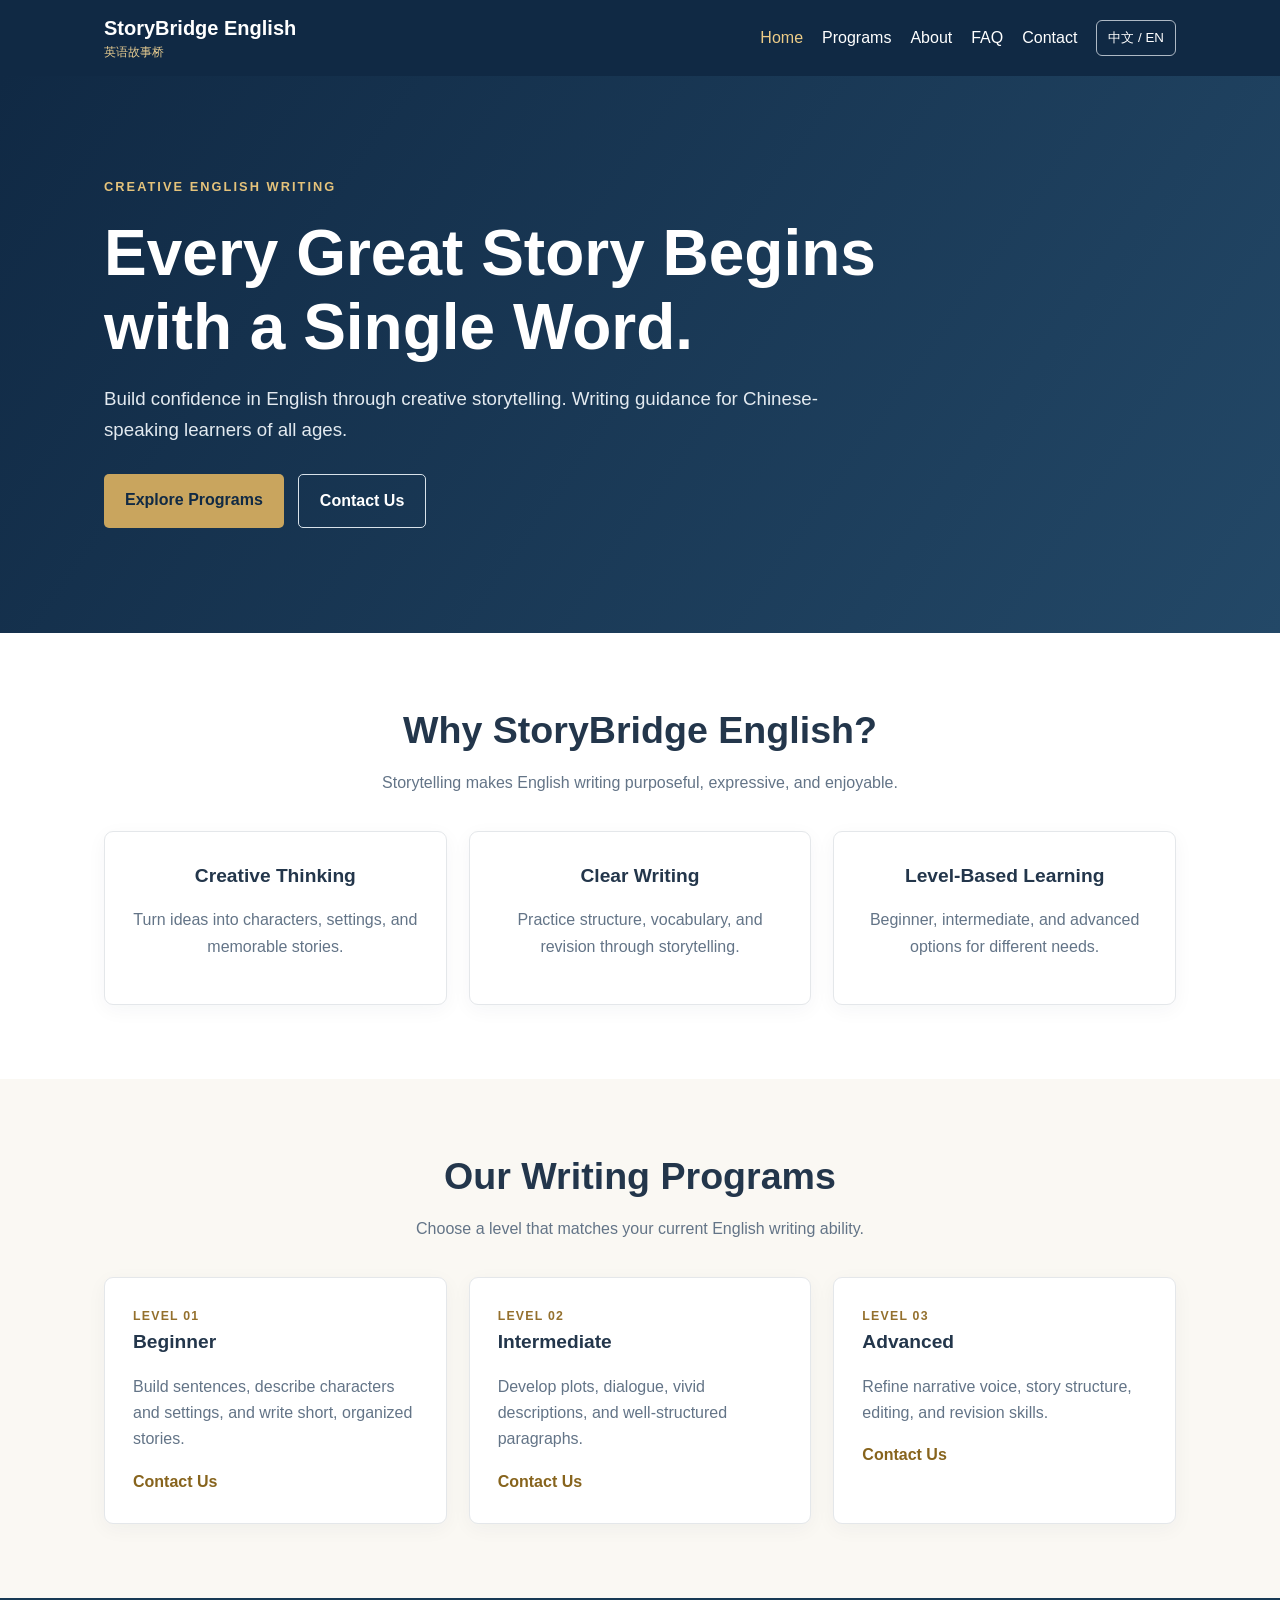
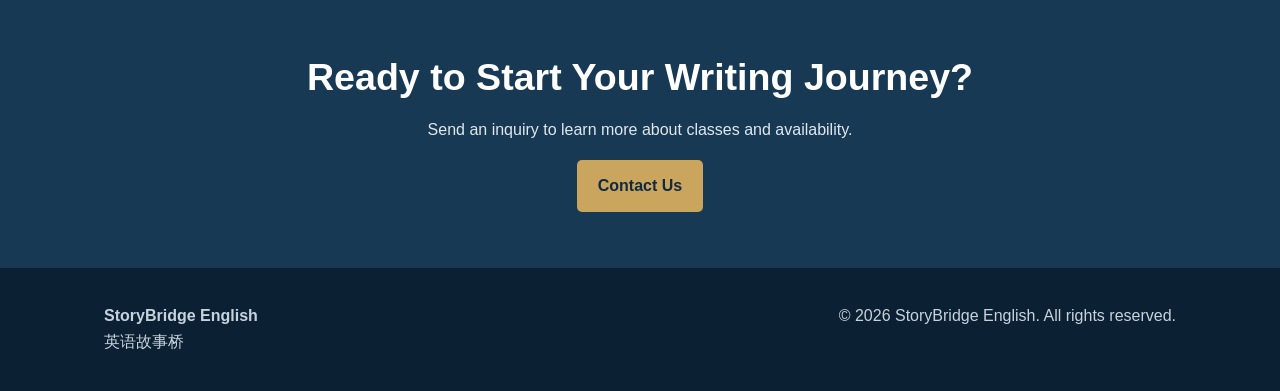
<file: index.html>
<!doctype html><html lang="en"><head><meta charset="utf-8"><meta name="viewport" content="width=device-width,initial-scale=1"><meta name="description" content="StoryBridge English helps Chinese-speaking learners build English creative story-writing skills."><title>Home | StoryBridge English</title><link rel="stylesheet" href="styles.css"></head><body><header class="site-header"><div class="container nav"><a class="brand" href="index.html">StoryBridge English<small>英语故事桥</small></a><nav class="links" aria-label="Main navigation"><a href="index.html" data-i18n="navHome" class="active">Home</a><a href="programs.html" data-i18n="navPrograms" class="">Programs</a><a href="about.html" data-i18n="navAbout" class="">About</a><a href="faq.html" data-i18n="navFaq" class="">FAQ</a><a href="contact.html" data-i18n="navContact" class="">Contact</a><button id="langBtn" class="lang" type="button">中文 / EN</button></nav></div></header><main><section class="hero"><div class="container"><div class="eyebrow" data-i18n="heroTag">CREATIVE ENGLISH WRITING</div><h1 data-i18n="heroTitle">Every Great Story Begins with a Single Word.</h1><p class="lead" data-i18n="heroLead">Build confidence in English through creative storytelling. Writing guidance for Chinese-speaking learners of all ages.</p><div class="actions"><a class="btn" href="programs.html" data-i18n="explore">Explore Programs</a><a class="btn outline" href="contact.html" data-i18n="contactUs">Contact Us</a></div></div></section><section class="section"><div class="container center"><h2 data-i18n="whyTitle">Why StoryBridge English?</h2><p class="intro" data-i18n="whyLead">Storytelling makes English writing purposeful, expressive, and enjoyable.</p><div class="grid"><article class="card"><h3 data-i18n="why1">Creative Thinking</h3><p data-i18n="why1d">Turn ideas into characters, settings, and memorable stories.</p></article><article class="card"><h3 data-i18n="why2">Clear Writing</h3><p data-i18n="why2d">Practice structure, vocabulary, and revision through storytelling.</p></article><article class="card"><h3 data-i18n="why3">Level-Based Learning</h3><p data-i18n="why3d">Beginner, intermediate, and advanced options for different needs.</p></article></div></div></section><section class="section alt"><div class="container"><h2 class="center" data-i18n="programTitle">Our Writing Programs</h2><p class="intro center" data-i18n="programLead">Choose a level that matches your current English writing ability.</p><div class="grid"><article class="card"><div class="level">LEVEL 01</div><h3 data-i18n="beg">Beginner</h3><p data-i18n="begDesc">Build sentences, describe characters and settings, and write short, organized stories.</p><a href="contact.html" data-i18n="contactUs">Contact Us</a></article><article class="card"><div class="level">LEVEL 02</div><h3 data-i18n="int">Intermediate</h3><p data-i18n="intDesc">Develop plots, dialogue, vivid descriptions, and well-structured paragraphs.</p><a href="contact.html" data-i18n="contactUs">Contact Us</a></article><article class="card"><div class="level">LEVEL 03</div><h3 data-i18n="adv">Advanced</h3><p data-i18n="advDesc">Refine narrative voice, story structure, editing, and revision skills.</p><a href="contact.html" data-i18n="contactUs">Contact Us</a></article></div></div></section><section class="banner"><div class="container center"><h2 data-i18n="ctaTitle">Ready to Start Your Writing Journey?</h2><p data-i18n="ctaLead">Send an inquiry to learn more about classes and availability.</p><a class="btn" href="contact.html" data-i18n="contactUs">Contact Us</a></div></section></main><footer class="footer"><div class="container footer-row"><div><strong>StoryBridge English</strong><div>英语故事桥</div></div><div>© 2026 <span data-i18n="copyright">StoryBridge English. All rights reserved.</span></div></div></footer><script src="script.js"></script></body></html>
</file>
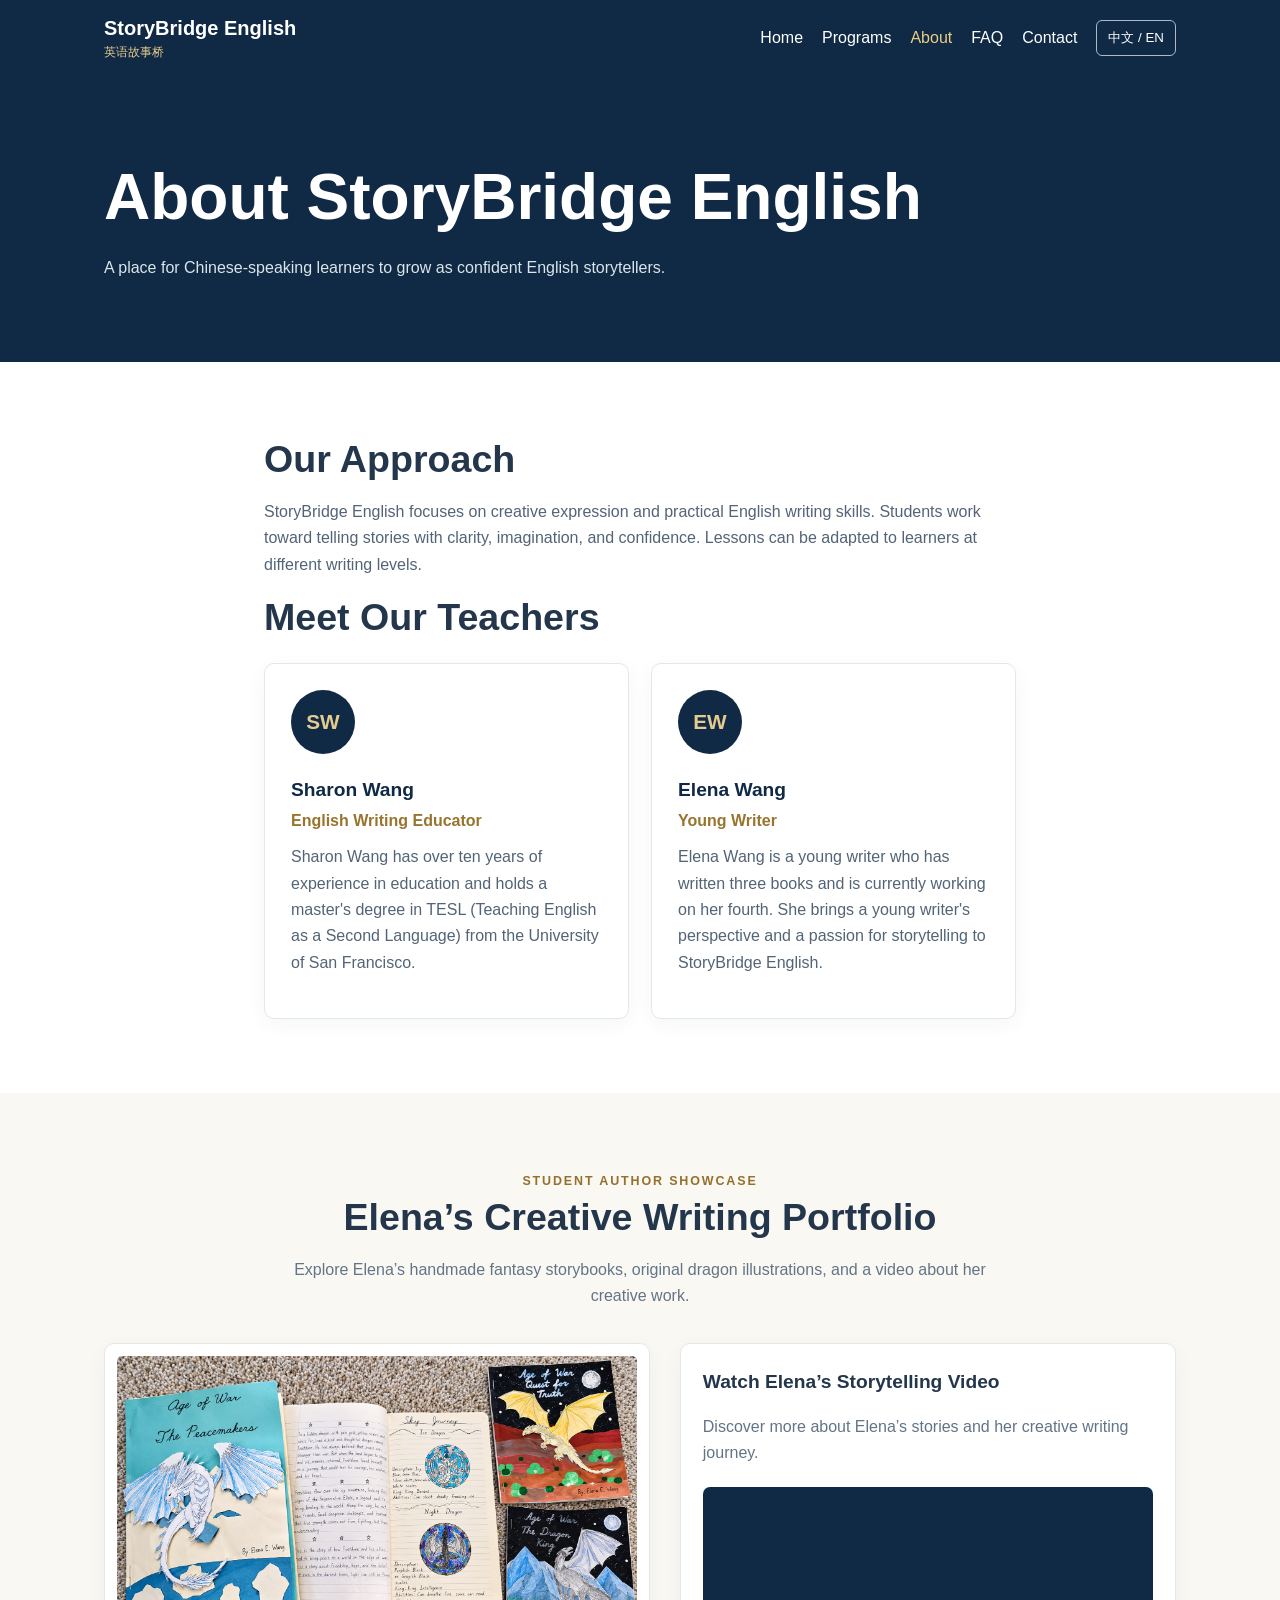
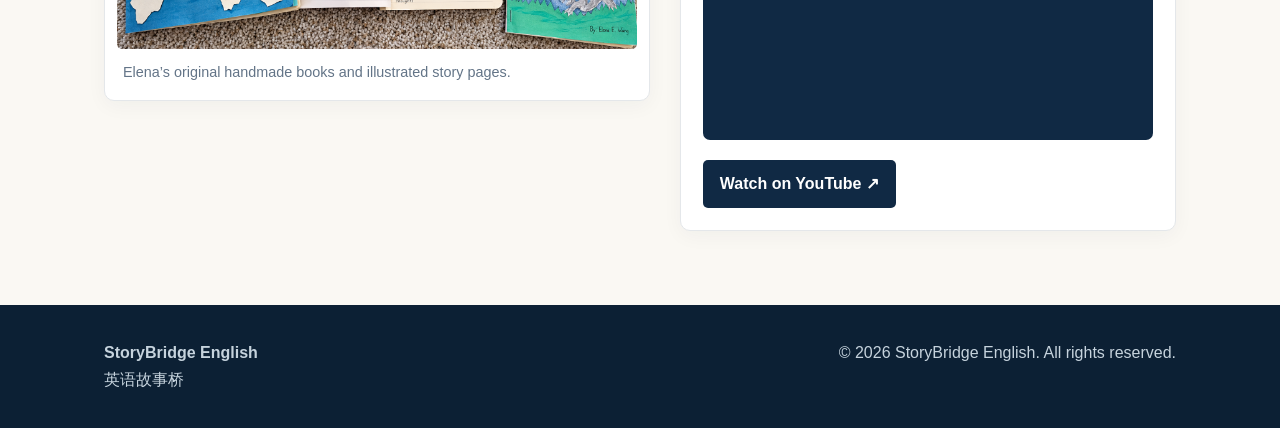
<file: about.html>
<!doctype html><html lang="en"><head><meta charset="utf-8"><meta name="viewport" content="width=device-width,initial-scale=1"><meta name="description" content="StoryBridge English helps Chinese-speaking learners build English creative story-writing skills."><title>About | StoryBridge English</title><link rel="stylesheet" href="styles.css"></head><body><header class="site-header"><div class="container nav"><a class="brand" href="index.html">StoryBridge English<small>英语故事桥</small></a><nav class="links" aria-label="Main navigation"><a href="index.html" data-i18n="navHome" class="">Home</a><a href="programs.html" data-i18n="navPrograms" class="">Programs</a><a href="about.html" data-i18n="navAbout" class="active">About</a><a href="faq.html" data-i18n="navFaq" class="">FAQ</a><a href="contact.html" data-i18n="navContact" class="">Contact</a><button id="langBtn" class="lang" type="button">中文 / EN</button></nav></div></header><main><section class="page-hero"><div class="container"><h1 data-i18n="aboutTitle">About StoryBridge English</h1><p data-i18n="aboutLead">A place for Chinese-speaking learners to grow as confident English storytellers.</p></div></section><section class="section"><div class="container prose"><h2 data-i18n="aboutHeading">Our Approach</h2><p data-i18n="aboutBody">StoryBridge English focuses on creative expression and practical English writing skills. Students work toward telling stories with clarity, imagination, and confidence. Lessons can be adapted to learners at different writing levels.</p><h2 data-i18n="teacherHeading">Meet Our Teachers</h2>
<div class="teacher-grid">
<article class="teacher-card"><div class="teacher-initials" aria-hidden="true">SW</div><div><h3>Sharon Wang</h3><p class="teacher-role" data-i18n="sharonRole">English Writing Educator</p><p data-i18n="sharonBio">Sharon Wang has over ten years of experience in education and holds a master's degree in TESL (Teaching English as a Second Language) from the University of San Francisco.</p></div></article>
<article class="teacher-card"><div class="teacher-initials" aria-hidden="true">EW</div><div><h3>Elena Wang</h3><p class="teacher-role" data-i18n="elenaRole">Young Writer</p><p data-i18n="elenaBio">Elena Wang is a young writer who has written three books and is currently working on her fourth. She brings a young writer's perspective and a passion for storytelling to StoryBridge English.</p></div></article>
</div></div></section><section class="section alt portfolio-section" aria-labelledby="portfolio-title"><div class="container"><div class="portfolio-heading"><span class="portfolio-kicker" data-i18n="portfolioKicker">STUDENT AUTHOR SHOWCASE</span><h2 id="portfolio-title" data-i18n="portfolioTitle">Elena’s Creative Writing Portfolio</h2><p data-i18n="portfolioLead">Explore Elena’s handmade fantasy storybooks, original dragon illustrations, and a video about her creative work.</p></div><div class="portfolio-grid"><figure class="portfolio-photo"><img src="elena-dragon-storybooks.png.png" alt="Elena Wang’s handmade dragon fantasy storybooks, illustrations, and handwritten story pages" loading="lazy"><figcaption data-i18n="portfolioCaption">Elena’s original handmade books and illustrated story pages.</figcaption></figure><div class="portfolio-video"><h3 data-i18n="videoTitle">Watch Elena’s Storytelling Video</h3><p data-i18n="videoLead">Discover more about Elena’s stories and her creative writing journey.</p><div class="video-frame"><iframe src="https://www.youtube-nocookie.com/embed/RzZZa4_Vx5g" title="Elena Wang creative writing video" loading="lazy" referrerpolicy="strict-origin-when-cross-origin" allow="accelerometer; autoplay; clipboard-write; encrypted-media; gyroscope; picture-in-picture; web-share" allowfullscreen></iframe></div><a class="portfolio-video-link" href="https://youtu.be/RzZZa4_Vx5g" target="_blank" rel="noopener noreferrer" data-i18n="watchYoutube">Watch on YouTube ↗</a></div></div></div></section></main><footer class="footer"><div class="container footer-row"><div><strong>StoryBridge English</strong><div>英语故事桥</div></div><div>© 2026 <span data-i18n="copyright">StoryBridge English. All rights reserved.</span></div></div></footer><script src="script.js"></script></body></html>
</file>
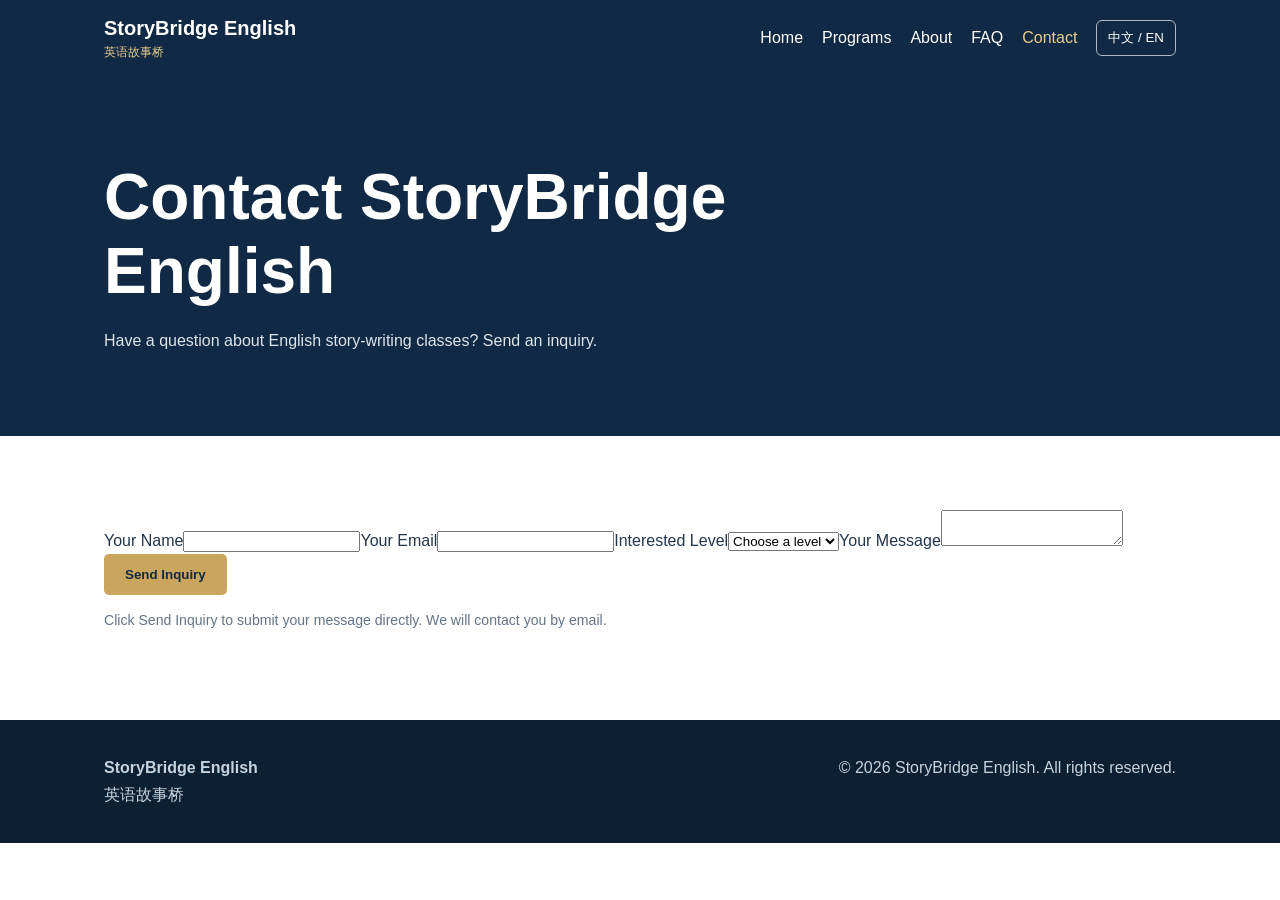
<file: contact.html>
<!doctype html><html lang="en"><head><meta charset="utf-8"><meta name="viewport" content="width=device-width,initial-scale=1"><meta name="description" content="StoryBridge English helps Chinese-speaking learners build English creative story-writing skills."><title>Contact | StoryBridge English</title><link rel="stylesheet" href="styles.css"></head><body><header class="site-header"><div class="container nav"><a class="brand" href="index.html">StoryBridge English<small>英语故事桥</small></a><nav class="links" aria-label="Main navigation"><a href="index.html" data-i18n="navHome" class="">Home</a><a href="programs.html" data-i18n="navPrograms" class="">Programs</a><a href="about.html" data-i18n="navAbout" class="">About</a><a href="faq.html" data-i18n="navFaq" class="">FAQ</a><a href="contact.html" data-i18n="navContact" class="active">Contact</a><button id="langBtn" class="lang" type="button">中文 / EN</button></nav></div></header><main><section class="page-hero"><div class="container"><h1 data-i18n="contactTitle">Contact StoryBridge English</h1><p data-i18n="contactLead">Have a question about English story-writing classes? Send an inquiry.</p></div></section><section class="section"><div class="container"><form action="https://formspree.io/f/xgaalpal" method="POST"><label><span data-i18n="name">Your Name</span><input name="name" required maxlength="120" autocomplete="name"></label><label><span data-i18n="email">Your Email</span><input type="email" name="email" required maxlength="200" autocomplete="email"></label><label><span data-i18n="level">Interested Level</span><select name="level" required><option value="" data-i18n="choose">Choose a level</option><option value="Beginner" data-i18n="beg">Beginner</option><option value="Intermediate" data-i18n="int">Intermediate</option><option value="Advanced" data-i18n="adv">Advanced</option><option value="Not Sure" data-i18n="other">Not Sure Yet</option></select></label><label><span data-i18n="message">Your Message</span><textarea name="message" required maxlength="3000"></textarea></label><button class="btn" type="submit" data-i18n="send">Send Inquiry</button><p class="note" data-i18n="formNote">Click Send Inquiry to submit your message directly. We will contact you by email.</p><p id="formStatus" class="alert" data-i18n="setup" role="alert" hidden>Contact form setup is pending: the website owner needs to add a receiving email address.</p></form></div></section></main><footer class="footer"><div class="container footer-row"><div><strong>StoryBridge English</strong><div>英语故事桥</div></div><div>© 2026 <span data-i18n="copyright">StoryBridge English. All rights reserved.</span></div></div></footer><script src="script.js"></script></body></html>
</file>
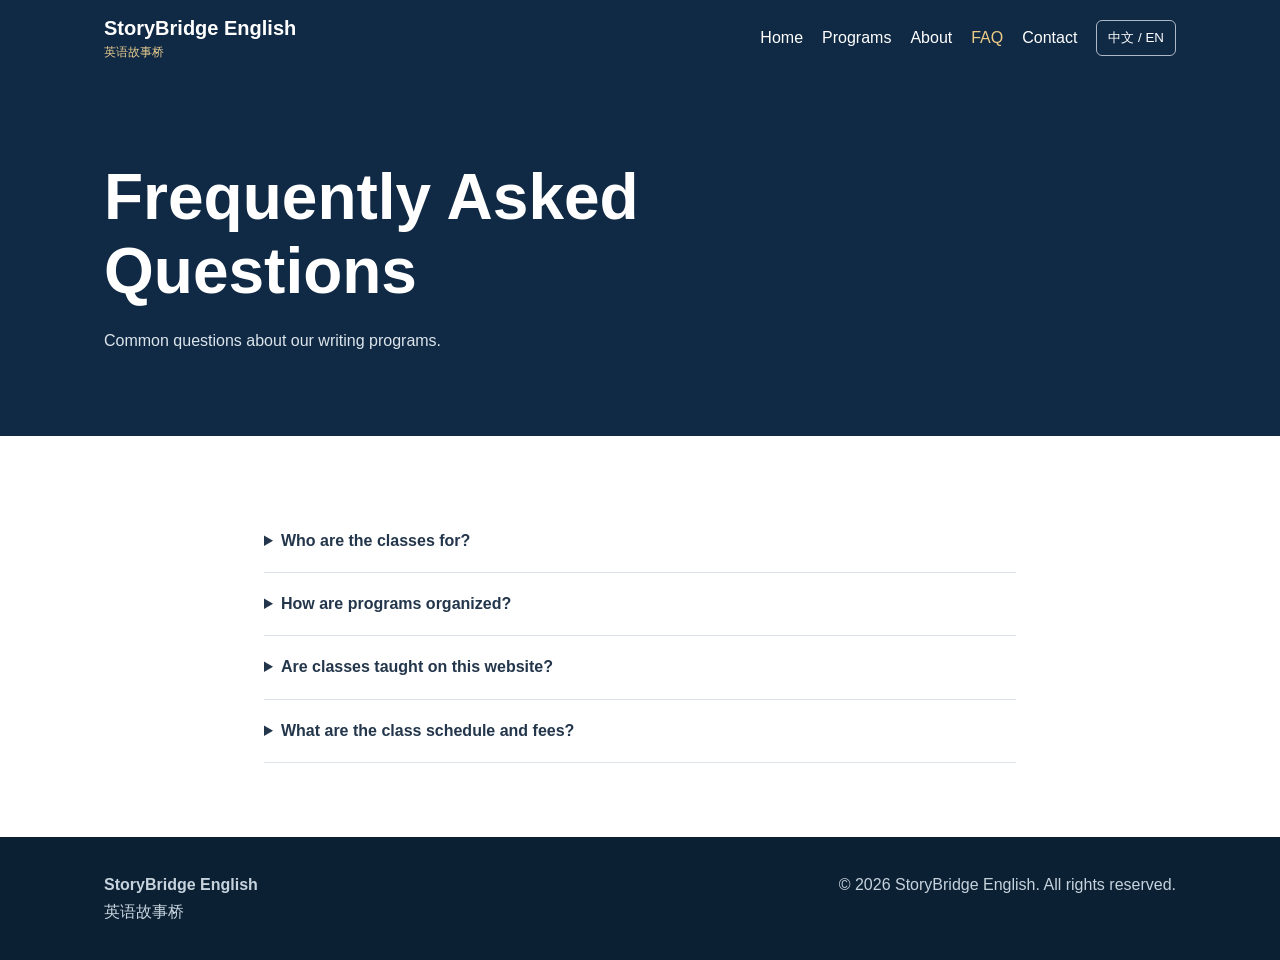
<file: faq.html>
<!doctype html><html lang="en"><head><meta charset="utf-8"><meta name="viewport" content="width=device-width,initial-scale=1"><meta name="description" content="StoryBridge English helps Chinese-speaking learners build English creative story-writing skills."><title>FAQ | StoryBridge English</title><link rel="stylesheet" href="styles.css"></head><body><header class="site-header"><div class="container nav"><a class="brand" href="index.html">StoryBridge English<small>英语故事桥</small></a><nav class="links" aria-label="Main navigation"><a href="index.html" data-i18n="navHome" class="">Home</a><a href="programs.html" data-i18n="navPrograms" class="">Programs</a><a href="about.html" data-i18n="navAbout" class="">About</a><a href="faq.html" data-i18n="navFaq" class="active">FAQ</a><a href="contact.html" data-i18n="navContact" class="">Contact</a><button id="langBtn" class="lang" type="button">中文 / EN</button></nav></div></header><main><section class="page-hero"><div class="container"><h1 data-i18n="faqTitle">Frequently Asked Questions</h1><p data-i18n="faqLead">Common questions about our writing programs.</p></div></section><section class="section"><div class="container prose faq"><details><summary data-i18n="q1">Who are the classes for?</summary><p data-i18n="a1">Chinese-speaking learners of different ages and backgrounds.</p></details><details><summary data-i18n="q2">How are programs organized?</summary><p data-i18n="a2">Programs are grouped into beginner, intermediate, and advanced writing levels.</p></details><details><summary data-i18n="q3">Are classes taught on this website?</summary><p data-i18n="a3">No. This website introduces the classes and provides a way to inquire.</p></details><details><summary data-i18n="q4">What are the class schedule and fees?</summary><p data-i18n="a4">Please contact us for current class details, availability, and pricing.</p></details></div></section></main><footer class="footer"><div class="container footer-row"><div><strong>StoryBridge English</strong><div>英语故事桥</div></div><div>© 2026 <span data-i18n="copyright">StoryBridge English. All rights reserved.</span></div></div></footer><script src="script.js"></script></body></html>
</file>
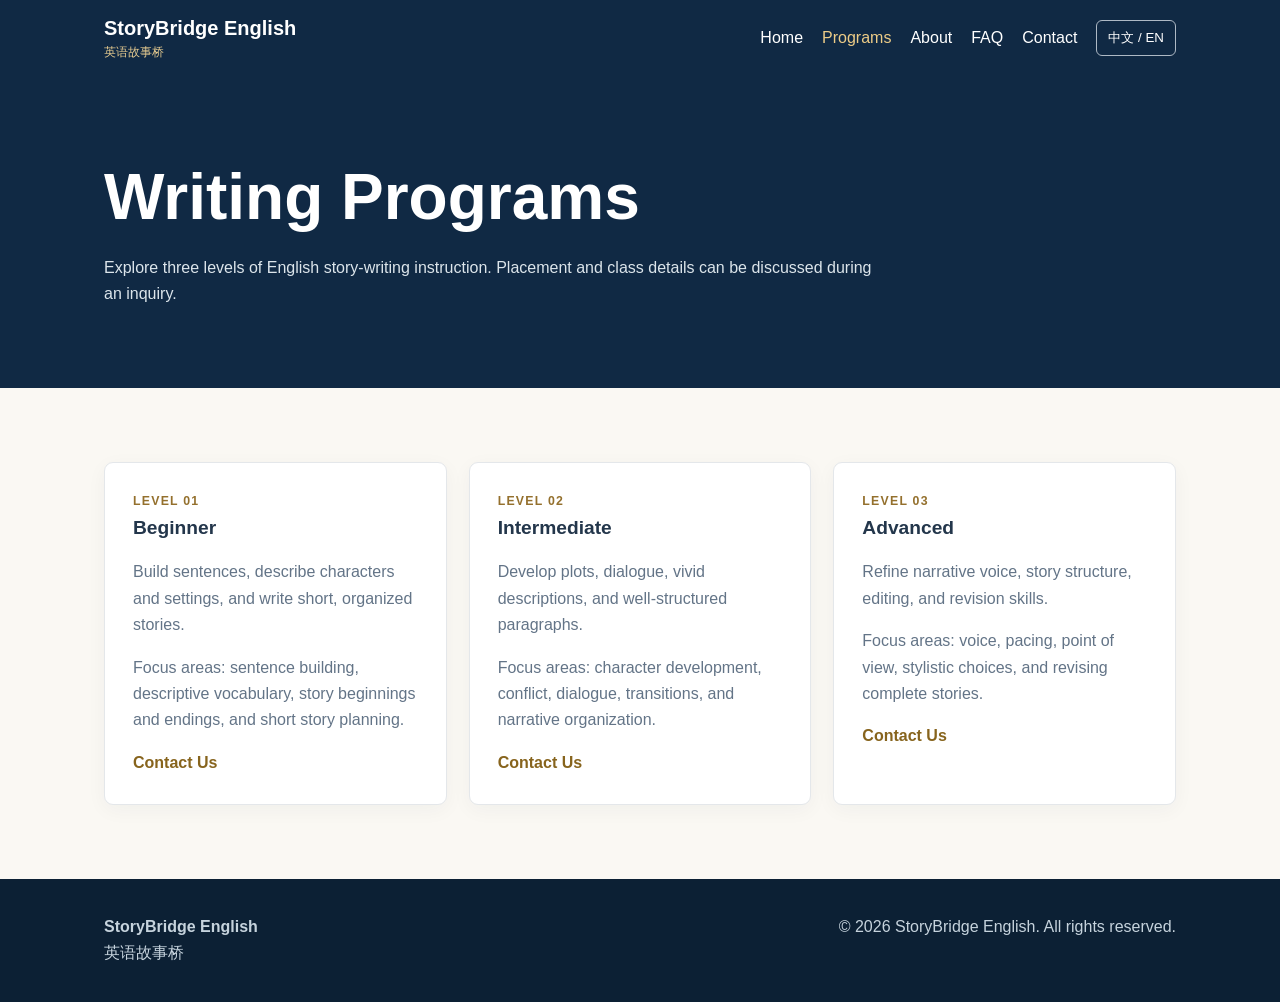
<file: programs.html>
<!doctype html><html lang="en"><head><meta charset="utf-8"><meta name="viewport" content="width=device-width,initial-scale=1"><meta name="description" content="StoryBridge English helps Chinese-speaking learners build English creative story-writing skills."><title>Programs | StoryBridge English</title><link rel="stylesheet" href="styles.css"></head><body><header class="site-header"><div class="container nav"><a class="brand" href="index.html">StoryBridge English<small>英语故事桥</small></a><nav class="links" aria-label="Main navigation"><a href="index.html" data-i18n="navHome" class="">Home</a><a href="programs.html" data-i18n="navPrograms" class="active">Programs</a><a href="about.html" data-i18n="navAbout" class="">About</a><a href="faq.html" data-i18n="navFaq" class="">FAQ</a><a href="contact.html" data-i18n="navContact" class="">Contact</a><button id="langBtn" class="lang" type="button">中文 / EN</button></nav></div></header><main><section class="page-hero"><div class="container"><h1 data-i18n="pagePrograms">Writing Programs</h1><p data-i18n="pageProgramsLead">Explore three levels of English story-writing instruction. Placement and class details can be discussed during an inquiry.</p></div></section><section class="section alt"><div class="container grid"><article class="card"><div class="level">LEVEL 01</div><h3 data-i18n="beg">Beginner</h3><p data-i18n="begDesc">Build sentences, describe characters and settings, and write short, organized stories.</p><p data-i18n="begDetail">Focus areas: sentence building, descriptive vocabulary, story beginnings and endings, and short story planning.</p><a href="contact.html" data-i18n="contactUs">Contact Us</a></article><article class="card"><div class="level">LEVEL 02</div><h3 data-i18n="int">Intermediate</h3><p data-i18n="intDesc">Develop plots, dialogue, vivid descriptions, and well-structured paragraphs.</p><p data-i18n="intDetail">Focus areas: character development, conflict, dialogue, transitions, and narrative organization.</p><a href="contact.html" data-i18n="contactUs">Contact Us</a></article><article class="card"><div class="level">LEVEL 03</div><h3 data-i18n="adv">Advanced</h3><p data-i18n="advDesc">Refine narrative voice, story structure, editing, and revision skills.</p><p data-i18n="advDetail">Focus areas: voice, pacing, point of view, stylistic choices, and revising complete stories.</p><a href="contact.html" data-i18n="contactUs">Contact Us</a></article></div></section></main><footer class="footer"><div class="container footer-row"><div><strong>StoryBridge English</strong><div>英语故事桥</div></div><div>© 2026 <span data-i18n="copyright">StoryBridge English. All rights reserved.</span></div></div></footer><script src="script.js"></script></body></html>
</file>
<file: styles.css>
:root{--navy:#102944;--gold:#c9a55e;--cream:#faf8f3;--ink:#23364b;--muted:#637487}*{box-sizing:border-box}body{margin:0;font-family:Arial,'Microsoft YaHei',sans-serif;color:var(--ink);line-height:1.65}a{color:inherit;text-decoration:none}.container{max-width:1120px;margin:auto;padding:0 24px}.site-header{background:var(--navy);color:white;position:sticky;top:0;z-index:10}.nav{display:flex;align-items:center;justify-content:space-between;gap:20px;min-height:76px}.brand{font-weight:800;font-size:1.25rem;line-height:1.2}.brand small{display:block;color:#e6cb90;font-size:.75rem;font-weight:400;margin-top:5px}.links{display:flex;gap:19px;align-items:center;flex-wrap:wrap}.links a:hover,.links a.active{color:#edcc87}.lang{background:transparent;border:1px solid #aeb9c5;border-radius:6px;color:white;padding:8px 11px;cursor:pointer}.hero{background:linear-gradient(125deg,#102944,#234867);color:white;padding:100px 0 105px}.eyebrow{text-transform:uppercase;letter-spacing:.16em;color:#e5c37b;font-size:.8rem;font-weight:700}h1{font-size:clamp(2.3rem,5vw,4.2rem);line-height:1.15;max-width:820px;margin:20px 0}h2{font-size:clamp(1.7rem,3vw,2.35rem);line-height:1.25;margin:0 0 16px}h3{font-size:1.2rem;margin:0 0 10px}.lead{font-size:1.17rem;max-width:740px;color:#e3eaf0}.actions{display:flex;gap:14px;flex-wrap:wrap;margin-top:28px}.btn{display:inline-block;padding:13px 21px;background:var(--gold);color:#112a44;font-weight:700;border-radius:5px;border:0;cursor:pointer}.btn.outline{background:transparent;border:1px solid #d8e2ea;color:white}.section{padding:74px 0}.section.alt{background:var(--cream)}.center{text-align:center}.intro{max-width:760px;margin:0 auto 34px;color:var(--muted)}.grid{display:grid;grid-template-columns:repeat(3,1fr);gap:22px}.card{padding:28px;background:white;border:1px solid #e4e7ea;border-radius:9px;box-shadow:0 5px 20px #0d28400b}.card .level{font-size:.77rem;letter-spacing:.1em;color:#94702d;font-weight:800}.card p{color:var(--muted)}.card a{color:#87641d;font-weight:700}.banner{background:#173954;color:white;padding:56px 0}.banner p{color:#e1e8ed}.page-hero{background:var(--navy);color:white;padding:65px 0}.page-hero p{color:#dce5eb;max-width:780px}.prose{max-width:800px}.prose p{color:#536476}.form{max-width:740px;display:grid;gap:15px}.form label{font-weight:700;display:block}.form input,.form select,.form textarea{width:100%;padding:12px;border:1px solid #bbc5ce;border-radius:5px;font:inherit;margin-top:6px}.form textarea{min-height:125px}.note{font-size:.88rem;color:var(--muted)}.alert{padding:13px;border-radius:5px;background:#fff1d8;color:#674b14}.footer{background:#0c2034;color:#c6d3dd;padding:35px 0}.footer a{color:#e8cc90}.footer-row{display:flex;justify-content:space-between;gap:20px;flex-wrap:wrap}.faq details{border-bottom:1px solid #dde3e8;padding:18px 0}.faq summary{cursor:pointer;font-weight:700}.faq p{color:var(--muted)}[hidden]{display:none!important}@media(max-width:800px){.nav{align-items:flex-start;flex-direction:column;padding:16px 0}.links{gap:12px}.links a{font-size:.89rem}.grid{grid-template-columns:1fr}.hero{padding:65px 0}.section{padding:50px 0}}
/* About page teacher profiles */
.teacher-grid{display:grid;grid-template-columns:repeat(2,minmax(0,1fr));gap:22px;margin-top:22px}
.teacher-card{border:1px solid #e4e7ea;border-radius:10px;padding:26px;background:#fff;box-shadow:0 5px 20px #0d28400b}
.teacher-initials{width:64px;height:64px;display:grid;place-items:center;border-radius:50%;background:#102944;color:#e6cb90;font-size:1.3rem;font-weight:700;margin-bottom:20px}
.teacher-card h3{margin-bottom:2px;color:#102944}.teacher-card .teacher-role{font-weight:700;color:#98742e;margin:0 0 10px}.teacher-card p{margin-top:0}
@media(max-width:700px){.teacher-grid{grid-template-columns:1fr}}

/* Elena's book and video showcase */
.portfolio-heading{text-align:center;max-width:740px;margin:0 auto 34px}.portfolio-kicker{font-size:.78rem;font-weight:800;letter-spacing:.15em;color:#94702d}.portfolio-heading p,.portfolio-video p{color:var(--muted)}.portfolio-grid{display:grid;grid-template-columns:1.1fr 1fr;gap:30px;align-items:start}.portfolio-photo{margin:0;background:white;border:1px solid #e4e7ea;padding:12px;border-radius:10px;box-shadow:0 5px 20px #0d28400b}.portfolio-photo img{width:100%;height:auto;display:block;border-radius:5px}.portfolio-photo figcaption{font-size:.9rem;color:var(--muted);padding:12px 6px 3px}.portfolio-video{background:white;border:1px solid #e4e7ea;border-radius:10px;padding:22px;box-shadow:0 5px 20px #0d28400b}.video-frame{position:relative;aspect-ratio:16/9;overflow:hidden;background:#102944;border-radius:7px;margin:20px 0}.video-frame iframe{position:absolute;inset:0;width:100%;height:100%;border:0}.portfolio-video-link{display:inline-block;background:#102944;color:#fff;padding:11px 17px;border-radius:5px;font-weight:700}.portfolio-video-link:hover{background:#234867}@media(max-width:800px){.portfolio-grid{grid-template-columns:1fr}}
</file>
